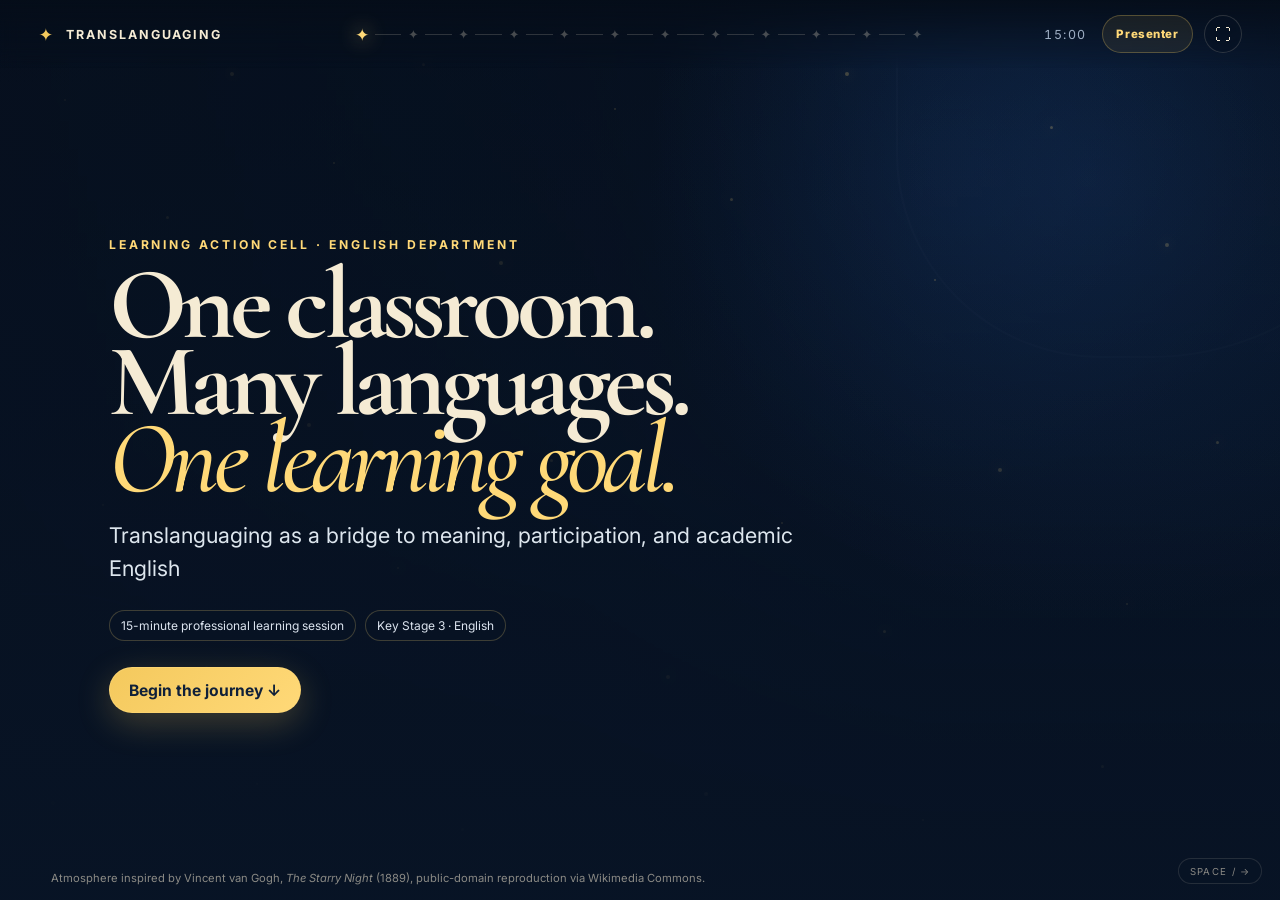
<file: index.html>
<!doctype html>
<html lang="en">
<head>
  <meta charset="utf-8" />
  <meta name="viewport" content="width=device-width, initial-scale=1, viewport-fit=cover" />
  <meta name="theme-color" content="#081426" />
  <meta name="description" content="A 15-minute interactive professional learning session on translanguaging for English teachers." />
  <title>Translanguaging — A Night Sky of Ideas</title>
  <link rel="preconnect" href="https://fonts.googleapis.com">
  <link rel="preconnect" href="https://fonts.gstatic.com" crossorigin>
  <link href="https://fonts.googleapis.com/css2?family=Cormorant+Garamond:wght@500;600;700&family=Inter:wght@400;500;600;700&display=swap" rel="stylesheet">
  <style>
:root{
  --navy:#081426;--night:#102A50;--cobalt:#173D73;--royal:#2458A6;
  --gold:#F4C95D;--moon:#FFD978;--cream:#F5EBD4;--muted:#9FAFC4;
  --teal:#326A73;--cypress:#172F2B;--ink:#07101f;
  --glass:rgba(8,20,38,.72);--glass2:rgba(16,42,80,.55);--line:rgba(244,201,93,.28);
  --shadow:0 24px 70px rgba(0,0,0,.35);
}
*{box-sizing:border-box}
html{scroll-behavior:smooth;background:var(--navy)}
body{margin:0;background:var(--navy);color:var(--cream);font-family:Inter,system-ui,-apple-system,Segoe UI,sans-serif;overflow:hidden}
button,a{font:inherit}
button{color:inherit}
a{color:var(--moon)}
button:focus-visible,a:focus-visible{outline:3px solid var(--moon);outline-offset:4px}
.skip-link{position:fixed;left:1rem;top:-100px;z-index:1000;background:var(--cream);color:var(--ink);padding:.75rem 1rem;border-radius:.5rem}
.skip-link:focus{top:1rem}

.ambient{position:fixed;inset:0;z-index:0;pointer-events:none;overflow:hidden;background:radial-gradient(circle at 75% 20%,rgba(36,88,166,.26),transparent 26%),linear-gradient(180deg,#06101e,#081426 48%,#060d19)}
.ambient__stars{position:absolute;inset:0;opacity:.75}
.star-dot{position:absolute;width:3px;height:3px;border-radius:50%;background:var(--moon);box-shadow:0 0 12px rgba(255,217,120,.85);animation:twinkle 5s ease-in-out infinite}
.ambient__swirl{position:absolute;width:42vw;height:42vw;border:2px solid rgba(159,175,196,.07);border-radius:48% 52% 58% 42%;filter:blur(.2px);animation:slowRotate 80s linear infinite}
.ambient__swirl--one{right:-12vw;top:-14vw}.ambient__swirl--two{left:-18vw;bottom:-18vw;animation-direction:reverse;animation-duration:110s}
@keyframes twinkle{0%,100%{opacity:.35;transform:scale(.8)}50%{opacity:1;transform:scale(1.35)}}
@keyframes slowRotate{to{transform:rotate(360deg)}}

.topbar{position:fixed;z-index:50;top:0;left:0;right:0;height:68px;display:grid;grid-template-columns:1fr auto 1fr;align-items:center;padding:0 clamp(16px,3vw,42px);background:linear-gradient(180deg,rgba(5,13,25,.92),rgba(5,13,25,.45),transparent);backdrop-filter:blur(10px);transition:opacity .3s ease,transform .3s ease}
.brand{border:0;background:none;padding:0;display:flex;gap:.65rem;align-items:center;font-size:.78rem;letter-spacing:.16em;font-weight:700;cursor:pointer;justify-self:start}.brand__star{color:var(--gold);font-size:1.1rem}
.topbar__actions{justify-self:end;display:flex;align-items:center;gap:.65rem}
.icon-btn{width:38px;height:38px;border:1px solid rgba(245,235,212,.16);background:rgba(8,20,38,.42);border-radius:50%;cursor:pointer;backdrop-filter:blur(12px)}
.session-clock{font-variant-numeric:tabular-nums;font-size:.78rem;letter-spacing:.12em;color:var(--muted);min-width:52px;text-align:center}
.constellation{display:flex;align-items:center;gap:.15rem}.constellation i{display:block;width:clamp(10px,2.1vw,38px);height:1px;background:rgba(245,235,212,.17);position:relative;overflow:hidden}.constellation i::after{content:"";position:absolute;inset:0;transform:scaleX(0);transform-origin:left;background:var(--gold);transition:transform .4s ease}.constellation i.is-lit::after{transform:scaleX(1)}
.constellation__node{border:0;background:none;padding:.25rem;color:rgba(245,235,212,.28);cursor:pointer;font-size:.8rem;transition:.25s}.constellation__node.is-past{color:rgba(244,201,93,.65)}.constellation__node.is-active{color:var(--moon);text-shadow:0 0 14px rgba(255,217,120,.9);transform:scale(1.35)}
.mobile-only{display:none}.mobile-menu{display:none}

.deck{position:relative;z-index:1;height:100dvh;overflow-y:auto;scroll-snap-type:y mandatory;scrollbar-width:none}.deck::-webkit-scrollbar{display:none}
.scene{position:relative;min-height:100dvh;scroll-snap-align:start;overflow:hidden;isolation:isolate;display:flex;align-items:center;padding:82px clamp(20px,4vw,70px) 44px}
.scene::before{content:"";position:absolute;inset:0;z-index:-2;background:radial-gradient(circle at 85% 20%,rgba(36,88,166,.18),transparent 34%),linear-gradient(180deg,rgba(8,20,38,.45),rgba(8,20,38,.94))}
.scene__inner{width:min(1240px,100%);margin:auto;position:relative;z-index:2}
.centered{text-align:center}.narrow{max-width:900px}.section-kicker{font-size:.72rem;letter-spacing:.22em;font-weight:700;color:var(--gold);text-transform:uppercase;margin:0 0 1.25rem}.display{font-family:"Cormorant Garamond",serif;font-weight:600;font-size:clamp(3rem,6vw,6.8rem);line-height:.91;letter-spacing:-.035em;margin:.1em 0 .35em;text-wrap:balance}.display--soft{font-size:clamp(2.1rem,4.7vw,5rem);color:var(--muted)}.gold{color:var(--moon);font-style:italic}.quiet{color:var(--muted);font-size:clamp(1rem,1.4vw,1.25rem)}.lead{font-size:clamp(1rem,1.7vw,1.35rem);color:#dce5ef;max-width:760px}

.reveal{opacity:0;transform:translateY(18px);pointer-events:none;transition:opacity .6s ease,transform .6s cubic-bezier(.2,.8,.2,1)}.reveal.is-visible{opacity:1;transform:none;pointer-events:auto}.reveal:nth-child(2){transition-delay:.03s}
.reveal-controls{margin-top:2rem}.reveal-controls--floating{position:absolute;right:clamp(20px,4vw,70px);bottom:22px;z-index:8}
.primary-btn,.secondary-btn{border-radius:999px;padding:.8rem 1.2rem;cursor:pointer;transition:.2s ease;font-weight:700}.primary-btn{border:1px solid rgba(255,217,120,.55);background:linear-gradient(135deg,var(--gold),var(--moon));color:#102039;box-shadow:0 10px 34px rgba(244,201,93,.24)}.primary-btn:hover{transform:translateY(-2px);box-shadow:0 14px 42px rgba(244,201,93,.32)}.secondary-btn{border:1px solid rgba(245,235,212,.16);background:rgba(8,20,38,.64);color:var(--cream);backdrop-filter:blur(10px)}.secondary-btn:hover{border-color:rgba(244,201,93,.48);box-shadow:0 0 24px rgba(244,201,93,.10)}

.art-bg{position:absolute;inset:-3%;z-index:-4;background-size:cover;background-position:center;animation:artDrift 24s ease-in-out infinite alternate;transform:scale(1.03)}
.art-bg--starry{background-image:url('https://upload.wikimedia.org/wikipedia/commons/thumb/e/ea/Van_Gogh_-_Starry_Night_-_Google_Art_Project.jpg/1920px-Van_Gogh_-_Starry_Night_-_Google_Art_Project.jpg')}
.art-bg--rhone{background-image:url('https://upload.wikimedia.org/wikipedia/commons/thumb/5/5c/Starry_Night_Over_the_Rhone.jpg/1920px-Starry_Night_Over_the_Rhone.jpg');background-position:center 55%}
@keyframes artDrift{from{transform:scale(1.035) translate3d(0,0,0)}to{transform:scale(1.075) translate3d(-.4%,.25%,0)}}
.hero-vignette,.closing-overlay{position:absolute;inset:0;z-index:-3;background:linear-gradient(90deg,rgba(5,12,23,.91) 0%,rgba(5,12,23,.66) 46%,rgba(5,12,23,.26) 72%),linear-gradient(0deg,rgba(5,12,23,.72),transparent 50%)}
.hero{max-width:1100px;margin-left:max(0px,4vw)}.eyebrow{font-size:.76rem;letter-spacing:.24em;color:var(--moon);font-weight:700}.hero__title{font-family:"Cormorant Garamond",serif;font-size:clamp(3.6rem,8vw,8.2rem);line-height:.75;letter-spacing:-.055em;margin:.14em 0 .22em;max-width:980px}.hero__title span,.hero__title em{display:block}.hero__title em{color:var(--moon);font-weight:500}.hero__subtitle{font-size:clamp(1rem,1.7vw,1.35rem);color:#dde6ee;max-width:720px;line-height:1.55}.hero__meta{display:flex;gap:.55rem;flex-wrap:wrap;margin:1.5rem 0 1.6rem}.pill{padding:.45rem .7rem;border:1px solid rgba(255,217,120,.22);background:rgba(8,20,38,.52);border-radius:999px;font-size:.75rem;color:#dce4ef}.art-credit{position:absolute;bottom:14px;left:clamp(20px,4vw,70px);z-index:4;margin:0;font-size:.62rem;color:rgba(245,235,212,.55);max-width:80%}

.scene--dark::before{background:radial-gradient(circle at 50% 48%,rgba(36,88,166,.15),transparent 31%),linear-gradient(180deg,#050e1c,#081426)}.question-stack{display:grid;gap:.4rem}.silence{font-family:"Cormorant Garamond",serif;font-size:clamp(4rem,10vw,9.5rem);margin:.1rem 0;color:var(--moon);font-style:italic}.glass-card{border:1px solid rgba(244,201,93,.22);background:linear-gradient(135deg,rgba(16,42,80,.52),rgba(8,20,38,.78));box-shadow:var(--shadow);backdrop-filter:blur(18px);border-radius:24px;padding:clamp(1.2rem,2.5vw,2.3rem)}.reflection-card{max-width:760px;margin:1rem auto 0;font-size:clamp(1rem,1.55vw,1.25rem);line-height:1.65}.reflection-card strong{color:var(--moon)}

.scene--split::before{background:linear-gradient(110deg,#071321 0%,#0b2343 55%,#071321 100%)}.split-grid{display:grid;grid-template-columns:1.05fr .95fr;gap:clamp(2rem,5vw,6rem);align-items:center}.definition{font-family:"Cormorant Garamond",serif;font-size:clamp(1.6rem,2.6vw,2.55rem);line-height:1.24;color:#f7f0df;max-width:740px}.speaker-line{color:#c7d3e1;line-height:1.6}.mini-compare{display:grid;grid-template-columns:1fr 1fr;gap:.8rem;margin-top:1.5rem}.compare-item{border-top:1px solid rgba(159,175,196,.28);padding:1rem 0;color:#d7e0ea}.compare-item--gold{border-top-color:rgba(244,201,93,.7)}.compare-item strong{display:block;margin:.45rem 0;color:var(--cream)}.compare-item p{margin:0;font-size:.9rem;line-height:1.5;color:var(--muted)}.compare-label{font-size:.65rem;letter-spacing:.18em;color:var(--muted);font-weight:800}.compare-item--gold .compare-label{color:var(--gold)}
.constellation-diagram{aspect-ratio:1/1;width:min(100%,520px);margin:auto;border-radius:50%;background:radial-gradient(circle,rgba(36,88,166,.26),rgba(8,20,38,.08) 52%,transparent 67%)}.constellation-diagram svg{width:100%;height:100%;overflow:visible}.const-line{fill:none;stroke:rgba(244,201,93,.48);stroke-width:2;stroke-dasharray:8 8;animation:dash 18s linear infinite}.const-star{fill:var(--moon);filter:url(#glow)}.const-star--core{fill:var(--gold)}.constellation-diagram text{fill:#aab7c6;font-size:15px;font-family:Inter;font-weight:700;letter-spacing:1px}.constellation-diagram .core-label{fill:#fff5d8;font-size:18px;letter-spacing:2px}.constellation-diagram .core-label:last-child{fill:var(--moon);font-size:23px}@keyframes dash{to{stroke-dashoffset:-200}}

.scene--policy::before{background:linear-gradient(180deg,rgba(8,20,38,.98),rgba(10,31,58,.96)),radial-gradient(circle at 20% 20%,rgba(244,201,93,.12),transparent 32%)}.policy-layout{display:grid;grid-template-columns:.8fr 1.2fr;gap:clamp(2rem,4vw,5rem);align-items:start}.policy-note{font-size:1.05rem;line-height:1.7;color:#c8d4e2;max-width:520px}.policy-timeline{display:grid;gap:.75rem}.policy-card{position:relative;border:1px solid rgba(245,235,212,.13);background:rgba(9,24,45,.73);border-radius:22px;padding:1.25rem 1.4rem 1.15rem 5.6rem;min-height:118px}.policy-card::before{content:"";position:absolute;left:3.4rem;top:0;bottom:-.78rem;width:1px;background:linear-gradient(var(--gold),rgba(244,201,93,.08))}.policy-card:last-child::before{bottom:50%}.policy-card::after{content:"✦";position:absolute;left:2.98rem;top:1.4rem;color:var(--moon);text-shadow:0 0 16px var(--gold)}.policy-card--featured{border-color:rgba(244,201,93,.38);background:linear-gradient(135deg,rgba(26,58,99,.82),rgba(8,20,38,.88))}.policy-card h3{margin:.1rem 0 .35rem;font-size:1.1rem}.policy-card p{margin:0;color:#c9d5e2;line-height:1.45;font-size:.88rem}.policy-card a{display:inline-block;margin-top:.5rem;font-size:.78rem;text-decoration:none}.policy-year{position:absolute;left:.8rem;top:1.45rem;color:var(--gold);font-size:.7rem;font-weight:800;letter-spacing:.08em}.policy-card .micro{margin-top:.45rem;color:var(--moon);font-weight:700}.policy-caveat{grid-column:1/-1;margin-top:.2rem;padding:.8rem 1rem;border-left:3px solid var(--gold);background:rgba(244,201,93,.06);color:#cfd9e4;font-size:.85rem;line-height:1.5}.policy-caveat strong{color:var(--moon)}

.scene--benefits::before{background:radial-gradient(circle at 15% 15%,rgba(50,106,115,.22),transparent 34%),linear-gradient(145deg,#06111e,#0e2a4a)}.pathway{display:grid;grid-template-columns:1fr auto 1fr auto 1fr auto 1fr;align-items:center;gap:.65rem;margin:2rem 0}.path-step{min-height:140px;border:1px solid rgba(245,235,212,.12);background:rgba(8,20,38,.54);border-radius:18px;padding:1rem;display:flex;flex-direction:column;justify-content:center}.path-step span{color:var(--gold);font-size:.7rem;font-weight:800;letter-spacing:.12em}.path-step strong{font-family:"Cormorant Garamond",serif;font-size:1.8rem;margin:.25rem 0}.path-step small{color:var(--muted);line-height:1.45}.path-line{width:28px;height:1px;background:linear-gradient(90deg,var(--gold),rgba(244,201,93,.18));position:relative}.path-line::after{content:"✦";position:absolute;right:-4px;top:-9px;color:var(--gold);font-size:.85rem}.benefit-grid{display:grid;grid-template-columns:repeat(3,1fr);gap:1rem}.benefit-card{padding:1.2rem;border-top:1px solid rgba(244,201,93,.36);background:linear-gradient(180deg,rgba(244,201,93,.05),transparent)}.benefit-card span{color:var(--gold)}.benefit-card h3{font-family:"Cormorant Garamond",serif;font-size:1.8rem;margin:.4rem 0}.benefit-card p{margin:0;color:var(--muted);line-height:1.5}

.scene--strategies::before{background:linear-gradient(180deg,rgba(7,17,31,.98),rgba(6,18,32,.94))}.art-strip{position:absolute;right:-8vw;top:0;width:42vw;height:100%;z-index:-1;background:url('https://upload.wikimedia.org/wikipedia/commons/thumb/e/ea/Van_Gogh_-_Starry_Night_-_Google_Art_Project.jpg/1280px-Van_Gogh_-_Starry_Night_-_Google_Art_Project.jpg') center/cover;opacity:.12;filter:saturate(.8);mask-image:linear-gradient(90deg,transparent,#000 44%)}.strategy-stack{display:grid;gap:.75rem;margin-top:1.2rem;max-width:1080px}.strategy-card{display:grid;grid-template-columns:70px 1fr minmax(240px,.65fr);gap:1rem;align-items:center;border:1px solid rgba(245,235,212,.13);background:linear-gradient(90deg,rgba(16,42,80,.58),rgba(8,20,38,.7));border-radius:20px;padding:1rem 1.2rem}.strategy-no{font-family:"Cormorant Garamond",serif;font-size:2.8rem;color:var(--gold);font-style:italic}.strategy-card h3{margin:0 0 .25rem;font-family:"Cormorant Garamond",serif;font-size:1.65rem}.strategy-card p{margin:0;color:#becbda;line-height:1.45;font-size:.9rem}.strategy-example{border-left:1px solid rgba(244,201,93,.28);padding-left:1rem;color:#eee6d4;font-size:.85rem;line-height:1.45}.takeaway-band{margin-top:1rem;display:flex;gap:1rem;align-items:baseline;border-top:1px solid rgba(244,201,93,.28);padding-top:1rem}.takeaway-band span{color:var(--gold);font-size:.65rem;letter-spacing:.2em;font-weight:800}.takeaway-band strong{font-family:"Cormorant Garamond",serif;font-size:1.45rem}

.scene--scenario::before{background:radial-gradient(circle at 70% 50%,rgba(244,201,93,.07),transparent 27%),linear-gradient(145deg,#06101d,#0a2443)}.scenario-layout{display:grid;grid-template-columns:1.1fr .9fr;gap:clamp(2rem,4vw,5rem);align-items:center}.student-quote{padding:1rem 0}.student-quote p{color:var(--muted);margin:.2rem 0}.student-quote blockquote{font-family:"Cormorant Garamond",serif;font-size:clamp(1.4rem,2.4vw,2.2rem);margin:.35rem 0 1rem;padding-left:1rem;border-left:2px solid var(--gold);color:#f7f0df}.scenario-options{display:grid;gap:.65rem}.scenario-options button{text-align:left;border:1px solid rgba(245,235,212,.14);background:rgba(8,20,38,.6);border-radius:16px;padding:.85rem 1rem;cursor:pointer;color:#dfe7ef;display:flex;gap:.75rem;line-height:1.45;transition:.2s}.scenario-options button span{color:var(--gold);font-weight:800}.scenario-options button:hover,.scenario-options button.is-selected{transform:translateX(5px);border-color:rgba(244,201,93,.5);background:rgba(23,61,115,.56)}.scenario-feedback{display:grid;gap:1.2rem;justify-items:center}.moon-timer{display:grid;justify-items:center;gap:.7rem}.moon{width:160px;height:160px;border-radius:50%;display:grid;place-items:center;font-size:2rem;font-weight:700;color:#13213a;background:radial-gradient(circle at 40% 35%,#fff2b8,#ffd978 46%,#cba53f 78%,#8e6d20);box-shadow:0 0 50px rgba(255,217,120,.22),inset -14px -12px 25px rgba(97,66,5,.2)}.moon-timer button{border:0;background:none;color:var(--moon);cursor:pointer;text-decoration:underline;text-underline-offset:4px}.feedback-card{width:min(100%,430px);min-height:190px;border:1px solid rgba(244,201,93,.24);background:rgba(8,20,38,.68);border-radius:22px;padding:1.4rem;box-shadow:var(--shadow);line-height:1.6;color:#d7e1ea}.feedback-card strong{color:var(--moon)}.tiny-star{color:var(--gold);font-size:1.3rem}

.scene--closing{padding-bottom:60px}.closing-overlay{background:linear-gradient(180deg,rgba(5,12,23,.45),rgba(5,12,23,.77) 55%,rgba(5,12,23,.9))}.closing-content{max-width:980px}.closing-line{font-family:"Cormorant Garamond",serif;font-size:clamp(3.3rem,7.2vw,7.6rem);line-height:.92;margin:.1em 0 .3em;text-wrap:balance}.closing-line em{color:var(--moon)}.reflection-question{font-family:"Cormorant Garamond",serif;font-size:clamp(1.5rem,2.5vw,2.4rem);line-height:1.3;color:#f0eadb}.closing-mantra{display:flex;justify-content:center;gap:1.4rem;flex-wrap:wrap;margin:1.3rem 0;color:var(--gold);font-size:.72rem;font-weight:800;letter-spacing:.18em}.final-words{font-family:"Cormorant Garamond",serif;font-size:1.45rem;line-height:1.4}.final-words p{margin:.1rem}.final-words strong{display:block;margin-top:.55rem;font-size:1.75rem;color:var(--moon)}.closing-actions{display:flex;gap:.7rem;justify-content:center;flex-wrap:wrap;margin-top:1.4rem}

.advance-hint{position:fixed;right:18px;bottom:16px;z-index:45;border:1px solid rgba(245,235,212,.12);background:rgba(8,20,38,.52);color:rgba(245,235,212,.55);border-radius:999px;padding:.4rem .65rem;font-size:.6rem;letter-spacing:.14em;pointer-events:none}
.sources-dialog{width:min(760px,calc(100% - 32px));border:1px solid rgba(244,201,93,.32);border-radius:24px;background:#09182b;color:var(--cream);padding:0;box-shadow:0 40px 120px rgba(0,0,0,.55)}.sources-dialog::backdrop{background:rgba(1,6,13,.72);backdrop-filter:blur(8px)}.sources-dialog form{padding:2rem;position:relative}.sources-dialog h2{font-family:"Cormorant Garamond",serif;font-size:2.4rem;margin:.2rem 0 1rem}.dialog-close{position:absolute;right:1rem;top:1rem;width:38px;height:38px;border-radius:50%;border:1px solid rgba(245,235,212,.15);background:none;color:var(--cream);cursor:pointer;font-size:1.3rem}.source-list{display:grid;gap:.65rem}.source-list a{display:grid;text-decoration:none;padding:.85rem 1rem;border:1px solid rgba(245,235,212,.1);border-radius:14px;background:rgba(255,255,255,.025)}.source-list a:hover{border-color:rgba(244,201,93,.36)}.source-list strong{color:var(--moon)}.source-list span{font-size:.82rem;color:var(--muted);margin-top:.18rem}.source-note{font-size:.78rem;color:var(--muted);line-height:1.5;margin-top:1rem}

@media (max-width:900px){
  .topbar{grid-template-columns:1fr auto}.constellation{display:none}.mobile-only{display:inline-grid;place-items:center}.mobile-menu{position:fixed;z-index:49;top:64px;right:12px;width:min(280px,calc(100% - 24px));padding:.65rem;display:grid;gap:.3rem;background:rgba(7,17,31,.96);border:1px solid rgba(245,235,212,.14);border-radius:18px;box-shadow:var(--shadow);transform:translateY(-8px) scale(.98);opacity:0;pointer-events:none;transition:.2s}.mobile-menu.is-open{transform:none;opacity:1;pointer-events:auto}.mobile-menu button{background:none;border:0;color:#dce5ee;text-align:left;padding:.75rem;border-radius:10px;cursor:pointer}.mobile-menu button:hover{background:rgba(36,88,166,.22)}
  .split-grid,.policy-layout,.scenario-layout{grid-template-columns:1fr}.constellation-diagram{width:min(72vw,380px)}.policy-note{max-width:none}.policy-caveat{grid-column:auto}.pathway{grid-template-columns:1fr;gap:.45rem}.path-line{height:24px;width:1px;margin:auto;background:linear-gradient(var(--gold),rgba(244,201,93,.18))}.path-line::after{right:-6px;top:9px}.benefit-grid{grid-template-columns:1fr 1fr}.strategy-card{grid-template-columns:58px 1fr}.strategy-example{grid-column:2;border-left:0;border-top:1px solid rgba(244,201,93,.2);padding: .7rem 0 0}.scene--scenario{padding-bottom:90px}.moon{width:120px;height:120px;font-size:1.5rem}.scenario-feedback{grid-template-columns:auto 1fr;align-items:center}.feedback-card{min-height:0}.reveal-controls--floating{right:20px;bottom:18px}
}
@media (max-width:620px){
  .topbar{height:60px;padding:0 14px}.brand{font-size:.68rem}.session-clock{display:none}.scene{padding:70px 18px 72px;align-items:flex-start}.scene__inner{margin:auto 0}.display{font-size:clamp(2.7rem,14vw,4.6rem)}.hero{margin:auto;align-self:center}.hero__title{font-size:clamp(3.7rem,18vw,6rem);line-height:.78}.hero__subtitle{font-size:.95rem}.hero__meta{margin:1rem 0}.art-bg--starry{background-position:58% center}.eyebrow{font-size:.62rem;line-height:1.5}.mini-compare{grid-template-columns:1fr}.benefit-grid{grid-template-columns:1fr}.strategy-card{grid-template-columns:46px 1fr;padding:.85rem}.strategy-no{font-size:2.2rem}.takeaway-band{align-items:flex-start;flex-direction:column}.scenario-feedback{grid-template-columns:1fr}.moon{width:100px;height:100px}.feedback-card{font-size:.88rem}.art-credit{font-size:.52rem}.advance-hint{display:none}.reveal-controls--floating{bottom:12px}.policy-card{padding-left:4.5rem}.policy-card::before{left:2.65rem}.policy-card::after{left:2.23rem}.policy-year{left:.55rem}.closing-line{font-size:clamp(3.4rem,15vw,5.2rem)}
}
@media (orientation:landscape) and (max-height:600px){
  .scene{padding-top:64px;padding-bottom:42px}.hero__title{font-size:clamp(3rem,9vh,5.2rem);line-height:.8}.hero__subtitle{font-size:.85rem}.display{font-size:clamp(2.4rem,9vh,4.8rem)}.policy-card{min-height:0;padding-top:.8rem;padding-bottom:.8rem}.strategy-card{padding:.65rem 1rem}.moon{width:96px;height:96px;font-size:1.25rem}.feedback-card{min-height:120px}.section-kicker{margin-bottom:.6rem}.art-credit{display:none}
}
@media (prefers-reduced-motion:reduce){
  *,*::before,*::after{scroll-behavior:auto!important;animation-duration:.01ms!important;animation-iteration-count:1!important;transition-duration:.01ms!important}.art-bg{transform:none}.ambient__swirl{display:none}
}

  
/* ===== READABILITY PASS: projector-first, split-content layout ===== */
.scene{overflow-x:clip;overflow-y:visible;padding:86px clamp(28px,4.5vw,76px) 48px}
.scene__inner{width:min(1120px,100%)}
.section-kicker{font-size:clamp(.82rem,1vw,.98rem);line-height:1.4;margin-bottom:1.05rem}
.display{font-size:clamp(3.15rem,5.1vw,5.4rem);line-height:.96;margin:.05em 0 .32em}
.display--soft{font-size:clamp(2.4rem,4vw,4.2rem)}
.quiet,.lead,.speaker-line{font-size:clamp(1.12rem,1.4vw,1.34rem);line-height:1.6}
.definition{font-size:clamp(1.85rem,2.35vw,2.45rem);line-height:1.3}
.glass-card{padding:clamp(1.35rem,2.2vw,2rem)}
.reflection-card{font-size:clamp(1.18rem,1.45vw,1.42rem);line-height:1.65}
.secondary-btn,.primary-btn{font-size:clamp(.98rem,1.1vw,1.08rem);min-height:46px}
.reveal-controls{margin-top:1.35rem}
.scene-controls{position:absolute;left:50%;transform:translateX(-50%);bottom:24px;z-index:8;margin:0}
.key-card{margin-top:1.25rem;max-width:700px}.key-card .key-label{display:block;color:var(--gold);font-size:.78rem;letter-spacing:.18em;font-weight:800;margin-bottom:.35rem}.key-card strong{font-family:"Cormorant Garamond",serif;font-size:2.15rem;color:var(--moon)}.key-card p{font-size:1.08rem;line-height:1.55;margin:.35rem 0 0;color:#d8e1ea}
.split-grid--definition{grid-template-columns:1.08fr .92fr;gap:clamp(2rem,4vw,4.5rem)}
.constellation-diagram{width:min(100%,460px)}
.constellation-diagram text{font-size:16px}.constellation-diagram .core-label{font-size:20px}.constellation-diagram .core-label:last-child{font-size:25px}
.scene--comparison::before{background:radial-gradient(circle at 50% 15%,rgba(36,88,166,.18),transparent 32%),linear-gradient(145deg,#07111f,#0b2443)}
.comparison-grid{display:grid;grid-template-columns:1fr 1fr;gap:1.35rem;margin-top:1.45rem}
.comparison-card{border:1px solid rgba(245,235,212,.16);background:rgba(8,20,38,.62);border-radius:24px;padding:1.6rem 1.7rem;box-shadow:var(--shadow)}
.comparison-card--gold{border-color:rgba(244,201,93,.45);background:linear-gradient(145deg,rgba(27,59,100,.78),rgba(8,20,38,.82))}
.comparison-card h3{font-family:"Cormorant Garamond",serif;font-size:clamp(2rem,2.5vw,2.55rem);margin:.55rem 0 .6rem;color:#f7f0df}
.comparison-card p,.example-line{font-size:clamp(1.02rem,1.16vw,1.16rem);line-height:1.58;color:#cbd6e2}
.example-line{margin-top:1rem;padding-top:1rem;border-top:1px solid rgba(244,201,93,.2);color:#f2ead8}
.big-takeaway{font-family:"Cormorant Garamond",serif;font-size:clamp(1.6rem,2vw,2.15rem);line-height:1.35;margin:1.25rem 0 0;color:#efe9dc}.big-takeaway strong{color:var(--moon)}
.policy-two{display:grid;grid-template-columns:1fr 1fr;gap:1.25rem;margin-top:1.35rem}
.policy-focus{position:relative;border:1px solid rgba(245,235,212,.15);background:rgba(9,24,45,.75);border-radius:24px;padding:1.6rem 1.65rem}
.policy-focus h3{font-family:"Cormorant Garamond",serif;font-size:clamp(2rem,2.4vw,2.5rem);margin:.45rem 0 .6rem;color:#f7f0df}
.policy-focus p{font-size:clamp(1.05rem,1.2vw,1.18rem);line-height:1.62;color:#cdd8e4;margin:0}
.policy-focus a{display:inline-block;margin-top:.9rem;font-size:1rem;text-decoration:none}
.policy-badge{display:inline-flex;padding:.3rem .55rem;border-radius:999px;background:rgba(244,201,93,.12);border:1px solid rgba(244,201,93,.32);color:var(--gold);font-weight:800;letter-spacing:.12em;font-size:.76rem}
.policy-caveat{margin-top:1.1rem;font-size:clamp(1rem,1.15vw,1.13rem);line-height:1.55;padding:1rem 1.15rem}
.scene--jhs::before{background:radial-gradient(circle at 50% 30%,rgba(244,201,93,.10),transparent 28%),linear-gradient(180deg,#06101d,#0d2a4b)}
.jhs-inner{max-width:980px}.memorandum-card{margin:1.2rem auto 0;max-width:850px;border:1px solid rgba(244,201,93,.4);background:linear-gradient(145deg,rgba(22,54,94,.84),rgba(8,20,38,.9));border-radius:28px;padding:1.6rem 2rem 1.7rem;box-shadow:var(--shadow)}
.memorandum-date{font-size:.8rem;letter-spacing:.16em;color:var(--gold);font-weight:800}.memorandum-card h3{font-family:"Cormorant Garamond",serif;font-size:clamp(2.2rem,3vw,3.1rem);margin:.35rem 0 .6rem}.memorandum-title{font-size:clamp(1.2rem,1.55vw,1.5rem);line-height:1.5;color:#f0e9da;margin:.25rem auto 1rem;max-width:760px}.ks-badge{display:inline-block;padding:.7rem 1rem;border-radius:14px;background:rgba(244,201,93,.1);border:1px solid rgba(244,201,93,.28);color:var(--moon);font-size:clamp(1rem,1.3vw,1.2rem);font-weight:800;letter-spacing:.08em}.memorandum-card a{display:block;margin-top:1rem;font-size:1rem;text-decoration:none}.jhs-takeaway{font-size:clamp(1.15rem,1.45vw,1.36rem);line-height:1.6;max-width:820px;margin:1.15rem auto 0;color:#d6e0e9}.jhs-takeaway strong{color:var(--moon)}
.pathway--large{margin:1.7rem 0 1rem}.path-step{min-height:150px;padding:1.15rem}.path-step strong{font-size:2rem}.path-step small{font-size:1rem;line-height:1.45}.path-step--gold{border-color:rgba(244,201,93,.45);background:linear-gradient(145deg,rgba(244,201,93,.12),rgba(8,20,38,.65))}
.scene--benefit-only::before{background:radial-gradient(circle at 15% 20%,rgba(50,106,115,.22),transparent 34%),linear-gradient(145deg,#06111e,#102b4c)}
.benefit-grid--large{gap:1.25rem;margin-top:1.4rem}.benefit-grid--large .benefit-card{border:1px solid rgba(244,201,93,.18);border-radius:22px;padding:1.55rem;background:rgba(8,20,38,.45)}.benefit-grid--large .benefit-card span{font-size:.9rem;font-weight:800;letter-spacing:.08em}.benefit-grid--large .benefit-card h3{font-size:clamp(2rem,2.5vw,2.55rem);margin:.55rem 0}.benefit-grid--large .benefit-card p{font-size:clamp(1.05rem,1.18vw,1.17rem);line-height:1.62;color:#cbd7e3}
.strategy-feature{max-width:1050px}.strategy-giant-no{display:block;font-family:"Cormorant Garamond",serif;font-size:clamp(4rem,7vw,7rem);line-height:.7;color:rgba(244,201,93,.7);font-style:italic;margin-bottom:.35rem}.strategy-feature-grid{display:grid;grid-template-columns:1.05fr .95fr;gap:1.3rem;align-items:stretch;margin-top:1.2rem}.strategy-feature-copy,.teacher-script{border:1px solid rgba(245,235,212,.15);background:rgba(8,20,38,.66);border-radius:24px;padding:1.5rem}.strategy-feature-copy p{font-size:clamp(1.08rem,1.25vw,1.22rem);line-height:1.6;margin:.1rem 0 .8rem}.strategy-feature-copy strong{color:var(--moon)}.teacher-script{font-family:"Cormorant Garamond",serif;font-size:clamp(1.65rem,2.1vw,2.15rem);line-height:1.42;color:#f5ecd8;margin:0;border-color:rgba(244,201,93,.35);display:flex;align-items:center}
.scene--strategies-alt::before{background:linear-gradient(150deg,#071421,#0c2b4d)}.strategy-duo{display:grid;grid-template-columns:1fr 1fr;gap:1.25rem;margin-top:1.3rem}.strategy-duo-card{border:1px solid rgba(245,235,212,.15);background:rgba(8,20,38,.62);border-radius:24px;padding:1.55rem}.strategy-duo-no{font-family:"Cormorant Garamond",serif;font-size:3.1rem;line-height:1;color:var(--gold);font-style:italic}.strategy-duo-card h3{font-family:"Cormorant Garamond",serif;font-size:clamp(1.85rem,2.25vw,2.35rem);margin:.3rem 0 .55rem}.strategy-duo-card p{font-size:clamp(1.02rem,1.16vw,1.15rem);line-height:1.6;color:#cbd6e1}.takeaway-band{margin-top:1.15rem}.takeaway-band strong{font-size:clamp(1.4rem,1.7vw,1.7rem);line-height:1.4}
.student-quote p{font-size:1.05rem}.student-quote blockquote{font-size:clamp(1.6rem,2.1vw,2.05rem);line-height:1.4}.scenario-options button{font-size:clamp(1rem,1.1vw,1.08rem);padding:1rem 1.1rem}.feedback-card{font-size:1.05rem;line-height:1.58}.moon-timer button{font-size:1rem}
.art-credit{font-size:.7rem;line-height:1.35}

@media (max-width:900px){
  .split-grid--definition,.comparison-grid,.policy-two,.strategy-feature-grid,.strategy-duo{grid-template-columns:1fr}
  .constellation-diagram{width:min(68vw,360px)}
  .policy-focus,.comparison-card,.strategy-duo-card{padding:1.35rem}
  .pathway--large{grid-template-columns:1fr;max-width:620px;margin-left:auto;margin-right:auto}
  .benefit-grid--large{grid-template-columns:1fr}
  .strategy-feature{max-width:760px}
  .scene-controls{position:static;transform:none;text-align:center;margin-top:1rem}
}
@media (max-width:620px){
  .scene{padding:72px 20px 56px;align-items:flex-start}
  .scene__inner{margin:0 auto}
  .display{font-size:clamp(2.65rem,13vw,4rem);line-height:.98}
  .display--soft{font-size:clamp(2.1rem,10.5vw,3.35rem)}
  .quiet,.lead,.speaker-line,.policy-focus p,.benefit-grid--large .benefit-card p,.strategy-feature-copy p,.strategy-duo-card p,.comparison-card p,.example-line{font-size:1.03rem}
  .definition{font-size:1.55rem}
  .constellation-diagram{width:min(84vw,330px)}
  .comparison-card h3,.policy-focus h3,.benefit-grid--large .benefit-card h3,.strategy-duo-card h3{font-size:1.9rem}
  .memorandum-card{padding:1.3rem 1.15rem}.memorandum-title{font-size:1.08rem}.jhs-takeaway{font-size:1.06rem}
  .path-step{min-height:auto;padding:1rem 1.1rem}.path-step strong{font-size:1.7rem}.path-step small{font-size:.98rem}
  .teacher-script{font-size:1.55rem}.strategy-giant-no{font-size:4.5rem}
  .feedback-card{font-size:1rem}.art-credit{font-size:.58rem}
}
@media (orientation:landscape) and (max-height:700px){
  .scene{padding-top:66px;padding-bottom:34px;align-items:flex-start}.scene__inner{margin:0 auto}
  .display{font-size:clamp(2.45rem,7.5vh,4rem)}.display--soft{font-size:clamp(2rem,6.4vh,3.2rem)}
  .section-kicker{font-size:.74rem;margin-bottom:.55rem}.quiet,.lead,.speaker-line{font-size:1rem}
  .comparison-card,.policy-focus,.strategy-duo-card,.strategy-feature-copy,.teacher-script{padding:1rem 1.15rem}
  .comparison-card p,.policy-focus p,.strategy-duo-card p,.strategy-feature-copy p,.example-line{font-size:.94rem;line-height:1.45}
  .comparison-card h3,.policy-focus h3,.strategy-duo-card h3{font-size:1.7rem}
  .memorandum-card{padding:1rem 1.2rem}.memorandum-card h3{font-size:2rem}.memorandum-title{font-size:1rem;line-height:1.35}.jhs-takeaway{font-size:.98rem;line-height:1.4}
  .path-step{min-height:112px;padding:.75rem}.path-step strong{font-size:1.55rem}.path-step small{font-size:.86rem}
  .benefit-grid--large .benefit-card{padding:1rem}.benefit-grid--large .benefit-card h3{font-size:1.7rem}.benefit-grid--large .benefit-card p{font-size:.93rem;line-height:1.45}
  .strategy-giant-no{font-size:4.2rem}.teacher-script{font-size:1.35rem}.takeaway-band{margin-top:.7rem;padding-top:.7rem}.takeaway-band strong{font-size:1.2rem}
  .student-quote{padding:.4rem 0}.student-quote blockquote{font-size:1.35rem;margin:.2rem 0 .55rem}.scenario-options button{font-size:.92rem;padding:.65rem .8rem}.moon{width:88px;height:88px}.feedback-card{font-size:.9rem;line-height:1.4;padding:1rem}
  .reveal-controls{margin-top:.7rem}.art-credit{display:none}
}


/* ===== PRESENTER VIEW ===== */
.presenter-panel{display:none}
.presenter-launch{height:38px;border:1px solid rgba(244,201,93,.28);background:rgba(244,201,93,.08);color:var(--moon);border-radius:999px;padding:0 .85rem;cursor:pointer;font-size:.72rem;font-weight:800;letter-spacing:.05em;transition:.2s ease}.presenter-launch:hover{background:rgba(244,201,93,.14);border-color:rgba(244,201,93,.5)}
.presenter-mode{background:#030914;overflow:hidden}
.presenter-mode .topbar,.presenter-mode .advance-hint,.presenter-mode .mobile-menu{display:none!important}
.presenter-mode .deck{position:fixed;left:0;top:0;width:58vw;height:100dvh;border-right:1px solid rgba(244,201,93,.18);background:#050d19;scroll-snap-type:y mandatory}
.presenter-mode .scene{padding-left:clamp(18px,2.2vw,34px);padding-right:clamp(18px,2.2vw,34px)}
.presenter-mode .scene__inner{max-width:100%}
.presenter-mode .display{font-size:clamp(2.3rem,4.2vw,4.5rem)}
.presenter-mode .hero__title{font-size:clamp(3rem,5.7vw,6rem)}
.presenter-mode .hero{margin-left:0}
.presenter-mode .constellation-diagram{width:min(78%,390px)}
.presenter-mode .presenter-panel{display:flex;position:fixed;z-index:200;right:0;top:0;width:42vw;height:100dvh;flex-direction:column;background:linear-gradient(180deg,#07111f,#0b1830 72%,#07111f);color:var(--cream);box-shadow:-20px 0 60px rgba(0,0,0,.35)}
.presenter-head{display:flex;align-items:flex-start;justify-content:space-between;gap:1rem;padding:1.25rem 1.4rem 1rem;border-bottom:1px solid rgba(245,235,212,.1);background:rgba(8,20,38,.8);backdrop-filter:blur(12px)}
.presenter-eyebrow{margin:0 0 .28rem;color:var(--gold);font-size:.67rem;font-weight:800;letter-spacing:.22em}
.presenter-head h2{font-family:"Cormorant Garamond",serif;font-size:clamp(1.85rem,2.25vw,2.55rem);line-height:1;margin:0 0 .3rem}
.presenter-meta{margin:0;color:var(--muted);font-size:.78rem;letter-spacing:.04em}
.presenter-close{flex:0 0 auto;width:38px;height:38px;border-radius:50%;border:1px solid rgba(245,235,212,.15);background:rgba(245,235,212,.05);cursor:pointer;color:var(--cream)}
.presenter-core{padding:1rem 1.4rem .9rem;border-bottom:1px solid rgba(245,235,212,.08);background:rgba(244,201,93,.05)}
.presenter-core span{display:block;font-size:.66rem;letter-spacing:.18em;color:var(--gold);font-weight:800;margin-bottom:.3rem}
.presenter-core strong{font-family:"Cormorant Garamond",serif;font-size:1.42rem;line-height:1.2;font-weight:600}
.presenter-controls{display:grid;grid-template-columns:repeat(4,1fr);gap:.55rem;padding:.8rem 1.4rem;border-bottom:1px solid rgba(245,235,212,.08)}
.presenter-controls button{border:1px solid rgba(245,235,212,.14);background:rgba(8,20,38,.7);color:var(--cream);border-radius:12px;padding:.7rem .45rem;font-size:.78rem;font-weight:700;cursor:pointer}
.presenter-controls button:hover{border-color:rgba(244,201,93,.5);background:rgba(244,201,93,.09)}
.presenter-controls button.presenter-primary{background:linear-gradient(135deg,var(--gold),var(--moon));color:#102039;border-color:transparent}
.presenter-scroll{flex:1;overflow-y:auto;padding:1rem 1.4rem 1.5rem;scrollbar-width:thin;scrollbar-color:rgba(244,201,93,.34) transparent}
.presenter-section{padding:.9rem 0;border-bottom:1px solid rgba(245,235,212,.08)}
.presenter-section:last-child{border-bottom:0}
.presenter-section h3{display:flex;align-items:center;gap:.5rem;margin:0 0 .6rem;font-size:.73rem;letter-spacing:.13em;text-transform:uppercase;color:var(--gold)}
.presenter-section ul{margin:0;padding-left:1.1rem;color:#dce5ef}
.presenter-section li{margin:.45rem 0;line-height:1.5;font-size:.94rem}
.presenter-section li::marker{color:var(--gold)}
.presenter-transition{padding:.8rem 1rem;border:1px solid rgba(244,201,93,.2);background:rgba(244,201,93,.06);border-radius:14px;line-height:1.5;font-size:.92rem;color:#f4ecd9}
.presenter-qa{display:grid;gap:.72rem}
.qa-card{border:1px solid rgba(159,175,196,.16);background:rgba(8,20,38,.48);border-radius:14px;padding:.8rem .9rem}
.qa-card strong{display:block;color:#f4ecd9;margin-bottom:.28rem;font-size:.92rem;line-height:1.35}
.qa-card p{margin:0;color:#bfcddd;font-size:.87rem;line-height:1.48}
.presenter-foot{padding:.9rem 1.4rem 1rem;border-top:1px solid rgba(245,235,212,.1);background:rgba(8,20,38,.82);display:flex;align-items:center;justify-content:space-between;gap:1rem}
.presenter-next{font-size:.78rem;color:var(--muted)}
.presenter-next strong{display:block;color:var(--cream);font-size:.98rem;margin-top:.16rem}
.presenter-foot button{white-space:nowrap}
.presenter-policy-note{margin-top:.65rem;padding:.7rem .8rem;border-left:3px solid var(--gold);background:rgba(244,201,93,.06);font-size:.82rem;line-height:1.45;color:#cbd7e3}
.presenter-mode .reveal-controls,.presenter-mode .scene-controls{display:none!important}
.presenter-mode .art-credit{font-size:.52rem;max-width:55%}
@media (max-width:1050px){
  .presenter-launch{padding:0 .65rem;font-size:.68rem}
  .presenter-mode .deck{width:52vw}.presenter-mode .presenter-panel{width:48vw}
  .presenter-mode .display{font-size:clamp(2.1rem,4.5vw,3.7rem)}
  .presenter-controls{grid-template-columns:repeat(2,1fr)}
}
@media (max-width:760px){
  .presenter-mode .deck{display:none}.presenter-mode .presenter-panel{width:100vw}
}

</style>
</head>
<body>
  <a class="skip-link" href="#main">Skip to presentation</a>

  <div class="ambient" aria-hidden="true">
    <div class="ambient__stars" id="stars"></div>
    <div class="ambient__swirl ambient__swirl--one"></div>
    <div class="ambient__swirl ambient__swirl--two"></div>
  </div>

  <header class="topbar" id="topbar">
    <button class="brand" data-go="0" aria-label="Go to opening">
      <span class="brand__star">✦</span>
      <span>TRANSLANGUAGING</span>
    </button>

    <nav class="constellation" aria-label="Session progress">
      <button class="constellation__node is-active" data-go="0" aria-label="Opening"><span>✦</span></button>
      <i></i><button class="constellation__node" data-go="1" aria-label="Classroom question"><span>✦</span></button>
      <i></i><button class="constellation__node" data-go="2" aria-label="Definition"><span>✦</span></button>
      <i></i><button class="constellation__node" data-go="3" aria-label="Comparison"><span>✦</span></button>
      <i></i><button class="constellation__node" data-go="4" aria-label="Policy shift"><span>✦</span></button>
      <i></i><button class="constellation__node" data-go="5" aria-label="Junior High link"><span>✦</span></button>
      <i></i><button class="constellation__node" data-go="6" aria-label="Learning pathway"><span>✦</span></button>
      <i></i><button class="constellation__node" data-go="7" aria-label="Benefits"><span>✦</span></button>
      <i></i><button class="constellation__node" data-go="8" aria-label="Strategy one"><span>✦</span></button>
      <i></i><button class="constellation__node" data-go="9" aria-label="Strategies two and three"><span>✦</span></button>
      <i></i><button class="constellation__node" data-go="10" aria-label="Scenario"><span>✦</span></button>
      <i></i><button class="constellation__node" data-go="11" aria-label="Reflection"><span>✦</span></button>
    </nav>

    <div class="topbar__actions">
      <span class="session-clock" id="sessionClock" aria-label="Session timer">15:00</span>
      <button class="presenter-launch" id="presenterBtn" aria-label="Open presenter view" title="Open Presenter View"><span>Presenter</span></button>
      <button class="icon-btn" id="fullscreenBtn" aria-label="Enter fullscreen" title="Presentation mode">⛶</button>
      <button class="icon-btn mobile-only" id="menuBtn" aria-label="Open menu" aria-expanded="false">☰</button>
    </div>
  </header>

  <aside class="mobile-menu" id="mobileMenu" aria-label="Section menu">
    <button data-go="0">Opening</button>
    <button data-go="1">The Question</button>
    <button data-go="2">Definition</button>
    <button data-go="3">Translanguaging vs Code-Switching</button>
    <button data-go="4">Recent Policy Shift</button>
    <button data-go="5">Why It Matters for JHS</button>
    <button data-go="6">The Learning Pathway</button>
    <button data-go="7">Three Benefits</button>
    <button data-go="8">Strategy 1</button>
    <button data-go="9">Strategies 2 & 3</button>
    <button data-go="10">Teacher Scenario</button>
    <button data-go="11">Reflection</button>
  </aside>


  <aside class="presenter-panel" id="presenterPanel" aria-label="Presenter view">
    <div class="presenter-head">
      <div>
        <p class="presenter-eyebrow">PRESENTER VIEW · PRIVATE NOTES</p>
        <h2 id="presenterSlideTitle">Opening</h2>
        <p class="presenter-meta" id="presenterMeta">Slide 1 of 12</p>
      </div>
      <button class="presenter-close" id="presenterClose" aria-label="Close presenter view" title="Close presenter view">×</button>
    </div>
    <div class="presenter-core">
      <span>CORE MESSAGE</span>
      <strong id="presenterCore">Use learners’ linguistic resources strategically to move toward the learning goal.</strong>
    </div>
    <div class="presenter-controls" aria-label="Presenter controls">
      <button id="presenterPrev">← Previous</button>
      <button class="presenter-primary" id="presenterReveal">Reveal / Advance</button>
      <button id="presenterNext">Next slide →</button>
      <button id="presenterReset">Reset reveals</button>
    </div>
    <div class="presenter-scroll">
      <section class="presenter-section">
        <h3>✦ How to explain it</h3>
        <ul id="presenterExplain"></ul>
      </section>
      <section class="presenter-section">
        <h3>✦ Connect it</h3>
        <div class="presenter-transition" id="presenterConnect"></div>
      </section>
      <section class="presenter-section">
        <h3>✦ Ask the room</h3>
        <ul id="presenterAsk"></ul>
      </section>
      <section class="presenter-section">
        <h3>✦ Questions you may encounter</h3>
        <div class="presenter-qa" id="presenterQA"></div>
      </section>
      <section class="presenter-section" id="presenterCautionWrap">
        <h3>✦ Presenter caution</h3>
        <div class="presenter-policy-note" id="presenterCaution"></div>
      </section>
    </div>
    <div class="presenter-foot">
      <div class="presenter-next">NEXT SCREEN<strong id="presenterNextTitle">The Question</strong></div>
      <button class="secondary-btn" id="openAudienceBtn">Open audience view</button>
    </div>
  </aside>

  <main id="main" class="deck" tabindex="-1">
    <!-- 00 OPENING -->
    <section class="scene scene--hero is-current" data-scene="0" data-title="Opening">
      <div class="art-bg art-bg--starry" role="img" aria-label="Vincent van Gogh's The Starry Night, used as an atmospheric background"></div>
      <div class="hero-vignette" aria-hidden="true"></div>
      <div class="scene__inner hero">
        <p class="eyebrow reveal is-visible">LEARNING ACTION CELL · ENGLISH DEPARTMENT</p>
        <h1 class="hero__title reveal is-visible"><span>One classroom.</span><span>Many languages.</span><em>One learning goal.</em></h1>
        <p class="hero__subtitle reveal is-visible">Translanguaging as a bridge to meaning, participation, and academic English</p>
        <div class="hero__meta reveal is-visible"><span class="pill">15-minute professional learning session</span><span class="pill">Key Stage 3 · English</span></div>
        <button class="primary-btn reveal is-visible" data-next-scene>Begin the journey <span>↓</span></button>
      </div>
      <p class="art-credit">Atmosphere inspired by Vincent van Gogh, <em>The Starry Night</em> (1889), public-domain reproduction via Wikimedia Commons.</p>
    </section>

    <!-- 01 HOOK -->
    <section class="scene scene--dark" data-scene="1" data-title="The Question">
      <div class="scene__inner centered narrow">
        <p class="section-kicker">01 / ORIENT · ~1.25 MIN</p>
        <p class="quiet reveal is-visible">A familiar classroom moment.</p>
        <h2 class="display reveal is-visible">A student understands the lesson.</h2>
        <p class="display display--soft reveal">You ask for an explanation in English.</p>
        <p class="silence reveal">Silence.</p>
        <div class="glass-card reflection-card reveal"><p>Does the learner not understand the concept—</p><strong>or are we measuring the ability to express it in English?</strong></div>
        <div class="reveal-controls"><button class="secondary-btn" data-reveal-next>Reveal next idea <span>→</span></button></div>
      </div>
    </section>

    <!-- 02 DEFINITION -->
    <section class="scene scene--split" data-scene="2" data-title="Definition">
      <div class="scene__inner split-grid split-grid--definition">
        <div>
          <p class="section-kicker">02 / DISCOVER · ~1.25 MIN</p>
          <h2 class="display reveal is-visible">What is <span class="gold">translanguaging?</span></h2>
          <div class="definition reveal"><p>The <strong>strategic use</strong> of a learner’s full linguistic repertoire to make meaning, clarify concepts, communicate, and learn.</p></div>
          <div class="glass-card key-card reveal"><span class="key-label">KEY WORD</span><strong>Strategic.</strong><p>Not “anything goes.” Language is used intentionally to move learning forward.</p></div>
        </div>
        <div class="constellation-diagram reveal" aria-label="Language resources flowing toward meaning and learning">
          <svg viewBox="0 0 520 520" role="img" aria-label="Constellation diagram showing language resources connecting to meaning and learning">
            <defs><filter id="glow"><feGaussianBlur stdDeviation="4" result="b"/><feMerge><feMergeNode in="b"/><feMergeNode in="SourceGraphic"/></feMerge></filter></defs>
            <path class="const-line" d="M100 130 C170 180, 210 200, 260 260"/><path class="const-line" d="M420 120 C350 175, 310 210, 260 260"/><path class="const-line" d="M110 390 C170 340, 215 300, 260 260"/><path class="const-line" d="M410 390 C350 340, 305 300, 260 260"/>
            <circle class="const-star" cx="100" cy="130" r="9"/><circle class="const-star" cx="420" cy="120" r="9"/><circle class="const-star" cx="110" cy="390" r="9"/><circle class="const-star" cx="410" cy="390" r="9"/><circle class="const-star const-star--core" cx="260" cy="260" r="18"/>
            <text x="50" y="105">ENGLISH</text><text x="370" y="95">FILIPINO</text><text x="38" y="430">HOME LANGUAGE</text><text x="345" y="430">VISUALS · GESTURES</text><text class="core-label" x="260" y="245" text-anchor="middle">MEANING</text><text class="core-label" x="260" y="282" text-anchor="middle">LEARNING</text>
          </svg>
        </div>
      </div>
      <div class="reveal-controls scene-controls"><button class="secondary-btn" data-reveal-next>Reveal next idea <span>→</span></button></div>
    </section>

    <!-- 03 COMPARISON -->
    <section class="scene scene--comparison" data-scene="3" data-title="Comparison">
      <div class="scene__inner">
        <p class="section-kicker">03 / DISTINGUISH · ~1.25 MIN</p>
        <h2 class="display reveal is-visible">Translanguaging is <span class="gold">not simply</span> code-switching.</h2>
        <div class="comparison-grid">
          <article class="comparison-card reveal"><span class="compare-label">CODE-SWITCHING</span><h3>Language A ⇄ Language B</h3><p>Describes alternation between identifiable languages or language varieties.</p><div class="example-line">“I already submitted it, <em>pero hindi pa na-check.</em>”</div></article>
          <article class="comparison-card comparison-card--gold reveal"><span class="compare-label">TRANSLANGUAGING</span><h3>Resources → Meaning → Learning</h3><p>Focuses on how learners draw across linguistic resources to accomplish a learning purpose.</p><div class="example-line">Read in English → discuss the idea → bridge key terms → produce the final English response.</div></article>
        </div>
        <p class="big-takeaway reveal">The difference is not only <em>which language</em> is used—it is <strong>what language is helping the learner accomplish.</strong></p>
        <div class="reveal-controls"><button class="secondary-btn" data-reveal-next>Reveal takeaway <span>→</span></button></div>
      </div>
    </section>

    <!-- 04 POLICY SHIFT -->
    <section class="scene scene--policy" data-scene="4" data-title="Recent Policy Shift">
      <div class="scene__inner">
        <p class="section-kicker">04 / CONNECT · ~1.25 MIN</p>
        <h2 class="display reveal is-visible">A recent shift in the <span class="gold">language-policy landscape.</span></h2>
        <div class="policy-two">
          <article class="policy-focus reveal"><span class="policy-badge">2024</span><h3>Republic Act No. 12027</h3><p>Ends the mandatory use of mother tongue as the medium of instruction in K–3. Filipino and English are the primary media of instruction, while regional languages may still serve as auxiliary media.</p><a href="https://lawphil.net/statutes/repacts/ra2024/ra_12027_2024.html" target="_blank" rel="noopener">View law ↗</a></article>
          <article class="policy-focus reveal"><span class="policy-badge">2025</span><h3>DepEd Order No. 020, s. 2025</h3><p>For K–3, DepEd identifies <strong>translanguaging, scaffolding, and bridging</strong> among the linguistic supports schools may use.</p><a href="https://www.deped.gov.ph/wp-content/uploads/DO_s2025_020r_8.pdf" target="_blank" rel="noopener">View order ↗</a></article>
        </div>
        <div class="policy-caveat reveal"><strong>Scope check:</strong> DepEd Order 020 is specifically a <strong>K–3 medium-of-instruction policy.</strong></div>
        <div class="reveal-controls"><button class="secondary-btn" data-reveal-next>Reveal policy connection <span>→</span></button></div>
      </div>
    </section>

    <!-- 05 JHS LINK -->
    <section class="scene scene--jhs" data-scene="5" data-title="Why It Matters for JHS">
      <div class="scene__inner centered jhs-inner">
        <p class="section-kicker">05 / CONNECT · ~1 MIN</p>
        <h2 class="display reveal is-visible">So why does this matter for <span class="gold">Grade 9?</span></h2>
        <div class="memorandum-card reveal">
          <span class="memorandum-date">SEPTEMBER 12, 2025</span>
          <h3>DM-OULS-2025-078</h3>
          <p class="memorandum-title">“Language Bridging in Action: Using Pedagogical Translanguaging to Support English Teaching for Key Stages 1–3”</p>
          <div class="ks-badge">KEY STAGE 3 = GRADES 7–10</div>
          <a href="https://caraga.deped.gov.ph/wp-content/uploads/2025/10/d_59161.pdf" target="_blank" rel="noopener">View memorandum ↗</a>
        </div>
        <p class="jhs-takeaway reveal">For Junior High School, this 2025 DepEd/NEAP training memorandum is the <strong>direct connection</strong> to pedagogical translanguaging in English teaching.</p>
        <div class="reveal-controls"><button class="secondary-btn" data-reveal-next>Reveal relevance <span>→</span></button></div>
      </div>
    </section>

    <!-- 06 PATHWAY -->
    <section class="scene scene--benefits" data-scene="6" data-title="The Learning Pathway">
      <div class="scene__inner">
        <p class="section-kicker">06 / ILLUMINATE · ~1.5 MIN</p>
        <h2 class="display reveal is-visible">The destination can stay the same.<br><span class="gold">The pathway can change.</span></h2>
        <p class="lead reveal">Target: <strong>Explain an argumentative claim in academic English.</strong></p>
        <div class="pathway pathway--large reveal" aria-label="A translanguaging learning pathway">
          <div class="path-step"><span>01</span><strong>THINK</strong><small>Process the idea.</small></div><div class="path-line"></div>
          <div class="path-step"><span>02</span><strong>DISCUSS</strong><small>Test the meaning.</small></div><div class="path-line"></div>
          <div class="path-step"><span>03</span><strong>BRIDGE</strong><small>Find academic English.</small></div><div class="path-line"></div>
          <div class="path-step path-step--gold"><span>04</span><strong>PRODUCE</strong><small>Deliver the required English output.</small></div>
        </div>
        <p class="big-takeaway reveal">Translanguaging can change the <strong>route</strong> without changing the <strong>learning target.</strong></p>
        <div class="reveal-controls"><button class="secondary-btn" data-reveal-next>Reveal the principle <span>→</span></button></div>
      </div>
    </section>

    <!-- 07 BENEFITS -->
    <section class="scene scene--benefit-only" data-scene="7" data-title="Three Benefits">
      <div class="scene__inner">
        <p class="section-kicker">07 / WHY IT HELPS · ~1.5 MIN</p>
        <h2 class="display reveal is-visible">Three reasons it can help <span class="gold">learning.</span></h2>
        <div class="benefit-grid benefit-grid--large">
          <article class="benefit-card reveal"><span>✦ 01</span><h3>Comprehension</h3><p>Unlock difficult concepts before limited target-language proficiency becomes a barrier.</p></article>
          <article class="benefit-card reveal"><span>✦ 02</span><h3>Participation</h3><p>Let learners contribute ideas before they can express those ideas in polished academic English.</p></article>
          <article class="benefit-card reveal"><span>✦ 03</span><h3>Bridging</h3><p>Move from familiar language toward disciplinary vocabulary and the required academic output.</p></article>
        </div>
        <p class="big-takeaway reveal">The goal is not “more languages.” The goal is <strong>better learning through language.</strong></p>
        <div class="reveal-controls"><button class="secondary-btn" data-reveal-next>Reveal takeaway <span>→</span></button></div>
      </div>
    </section>

    <!-- 08 STRATEGY ONE -->
    <section class="scene scene--strategies" data-scene="8" data-title="Strategy 1">
      <div class="art-strip" aria-hidden="true"></div>
      <div class="scene__inner strategy-feature">
        <p class="section-kicker">08 / APPLY · ~1.25 MIN</p>
        <span class="strategy-giant-no reveal is-visible">01</span>
        <h2 class="display reveal is-visible">Think → Bridge → <span class="gold">Share</span></h2>
        <div class="strategy-feature-grid">
          <div class="strategy-feature-copy reveal"><p><strong>Think:</strong> Process the idea using the language that helps you understand it.</p><p><strong>Bridge:</strong> Identify the English words and structures needed.</p><p><strong>Share:</strong> Express the response in the target language.</p></div>
          <blockquote class="teacher-script reveal">“Ano ang point mo? Now, how can we express that idea academically in English?”</blockquote>
        </div>
        <div class="reveal-controls"><button class="secondary-btn" data-reveal-next>Reveal teacher move <span>→</span></button></div>
      </div>
    </section>

    <!-- 09 STRATEGIES TWO & THREE -->
    <section class="scene scene--strategies-alt" data-scene="9" data-title="Strategies 2 & 3">
      <div class="scene__inner">
        <p class="section-kicker">09 / APPLY · ~1.5 MIN</p>
        <h2 class="display reveal is-visible">Two more classroom-ready <span class="gold">moves.</span></h2>
        <div class="strategy-duo">
          <article class="strategy-duo-card reveal"><span class="strategy-duo-no">02</span><h3>Discuss → Refine → Produce</h3><p>Allow multilingual discussion of a difficult concept. Then help learners refine vocabulary and structure for the required output.</p><div class="example-line">The discussion may be multilingual; the assessed paragraph can still be in English.</div></article>
          <article class="strategy-duo-card reveal"><span class="strategy-duo-no">03</span><h3>Multilingual Annotation</h3><p>Allow notes in English, Filipino, a home language, symbols, or diagrams—while keeping key academic terms visible.</p><div class="example-line"><strong>counterclaim</strong> → salungat na argumento / kabilang panig</div></article>
        </div>
        <div class="takeaway-band reveal"><span>THE PRINCIPLE</span><strong>Use language intentionally to move learners toward the learning objective.</strong></div>
        <div class="reveal-controls"><button class="secondary-btn" data-reveal-next>Reveal principle <span>→</span></button></div>
      </div>
    </section>

    <!-- 10 SCENARIO -->
    <section class="scene scene--scenario" data-scene="10" data-title="Scenario">
      <div class="scene__inner scenario-layout">
        <div>
          <p class="section-kicker">10 / QUESTION · ~2 MIN</p>
          <h2 class="display reveal is-visible">What would <span class="gold">you</span> do?</h2>
          <div class="student-quote reveal is-visible"><p>You ask a Grade 9 learner:</p><blockquote>“Why is the author’s evidence insufficient?”</blockquote><p>The learner replies:</p><blockquote>“Sir/Ma’am, alam ko po pero hindi ko ma-explain in English.”</blockquote></div>
          <div class="scenario-options reveal is-visible" role="group" aria-label="Choose a response">
            <button data-choice="A"><span>A</span>“English only. Try again.”</button>
            <button data-choice="B"><span>B</span>“Explain the idea first using the language that helps you think. Then we’ll express it in English.”</button>
            <button data-choice="C"><span>C</span>Teacher translates the entire answer for the learner.</button>
          </div>
        </div>
        <div class="scenario-feedback" id="scenarioFeedback" aria-live="polite"><div class="moon-timer"><div class="moon" id="moon">2:00</div><button id="timerBtn">Start 2-minute discussion</button></div><div class="feedback-card" id="feedbackCard"><span class="tiny-star">✦</span><p>Select an option, discuss briefly, then reveal the rationale.</p></div></div>
      </div>
    </section>

    <!-- 11 REFLECTION -->
    <section class="scene scene--closing" data-scene="11" data-title="Reflection">
      <div class="art-bg art-bg--rhone" role="img" aria-label="Vincent van Gogh's Starry Night Over the Rhône as an atmospheric closing background"></div><div class="closing-overlay" aria-hidden="true"></div>
      <div class="scene__inner centered narrow closing-content">
        <p class="section-kicker reveal is-visible">11 / REFLECT · ~1 MIN</p>
        <h2 class="closing-line reveal is-visible">Language should be a bridge, <em>not a barrier.</em></h2>
        <p class="reflection-question reveal">At this moment, is my language requirement helping me measure learning—or preventing the learner from showing it?</p>
        <div class="closing-mantra reveal"><span>STRATEGIC.</span><span>SCAFFOLDED.</span><span>GOAL-ORIENTED.</span></div>
        <div class="final-words reveal"><p>One classroom.</p><p>Many possibilities.</p><strong>What will you illuminate next?</strong></div>
        <div class="closing-actions reveal"><button class="primary-btn" data-go="0">↺ Revisit the session</button><button class="secondary-btn" id="resourcesBtn">✦ View sources</button></div>
      </div>
      <p class="art-credit">Vincent van Gogh, <em>Starry Night Over the Rhône</em> (1888), public-domain reproduction via Wikimedia Commons.</p>
    </section>
  </main>

  <button class="advance-hint" id="advanceHint" aria-label="Advance presentation">SPACE / →</button>

  <dialog class="sources-dialog" id="sourcesDialog">
    <form method="dialog">
      <button class="dialog-close" aria-label="Close sources">×</button>
      <p class="section-kicker">SOURCE NOTES</p>
      <h2>Policy & visual sources</h2>
      <div class="source-list">
        <a href="https://lawphil.net/statutes/repacts/ra2024/ra_12027_2024.html" target="_blank" rel="noopener"><strong>Republic Act No. 12027 (2024)</strong><span>Mother tongue MOI amendment for K–3.</span></a>
        <a href="https://www.deped.gov.ph/wp-content/uploads/DO_s2025_020r_8.pdf" target="_blank" rel="noopener"><strong>DepEd Order No. 020, s. 2025</strong><span>Updated K–3 MOI policy; defines translanguaging and linguistic supports.</span></a>
        <a href="https://caraga.deped.gov.ph/wp-content/uploads/2025/10/d_59161.pdf" target="_blank" rel="noopener"><strong>DM-OULS-2025-078 (Sept. 12, 2025)</strong><span>NEAP training on pedagogical translanguaging for English teaching, Key Stages 1–3.</span></a>
        <a href="https://www.deped.gov.ph/wp-content/uploads/FAQs-ON-THE-MATATAG-CURRICULUM.pdf" target="_blank" rel="noopener"><strong>DepEd MATATAG Curriculum FAQ</strong><span>Identifies Key Stage 3 as Grades 7–10.</span></a>
        <a href="https://commons.wikimedia.org/wiki/File:Van_Gogh_-_Starry_Night_-_Google_Art_Project.jpg" target="_blank" rel="noopener"><strong>The Starry Night — Wikimedia Commons</strong><span>Public-domain reproduction.</span></a>
        <a href="https://commons.wikimedia.org/wiki/File:Starry_Night_Over_the_Rhone.jpg" target="_blank" rel="noopener"><strong>Starry Night Over the Rhône — Wikimedia Commons</strong><span>Public-domain reproduction.</span></a>
      </div>
      <p class="source-note">This presentation uses the policy issuances as context, not as a claim that every translanguaging practice shown is mandated for every grade level.</p>
    </form>
  </dialog>

  <script>
(() => {
  const deck = document.querySelector('.deck');
  const scenes = [...document.querySelectorAll('.scene')];
  const nodes = [...document.querySelectorAll('.constellation__node')];
  const lines = [...document.querySelectorAll('.constellation i')];
  const mobileMenu = document.getElementById('mobileMenu');
  const menuBtn = document.getElementById('menuBtn');
  const clock = document.getElementById('sessionClock');
  let current = 0;
  let sessionSeconds = 15 * 60;
  let sessionTimerStarted = false;


  const query = new URLSearchParams(location.search);
  const presenterMode = query.get('presenter') === '1';
  const syncView = query.get('sync') === '1';
  const syncChannel = 'BroadcastChannel' in window ? new BroadcastChannel('translanguaging-presenter-sync-v3') : null;
  const syncOrigin = `${Date.now()}-${Math.random().toString(36).slice(2)}`;
  const initialRevealState = new Map();
  scenes.forEach((scene, sceneIndex) => {
    initialRevealState.set(sceneIndex, [...scene.querySelectorAll('.reveal')].map(el => el.classList.contains('is-visible')));
  });

  const presenterNotes = [
    {
      time:'~30 sec',
      core:'Translanguaging is about one learning goal with more than one linguistic resource available to reach it.',
      explain:[
        'Welcome the group and frame this as a very short practical discussion—not a lecture on linguistics.',
        'Point to “one classroom, many languages, one learning goal.” Stress that the learning goal remains central.',
        'Tell them: “In 15 minutes, we will define it, connect it to current DepEd direction, and leave with three usable classroom moves.”'
      ],
      connect:'“Let us begin with a situation we already know very well in English classes.”',
      ask:['No need to ask a long opening question. Move quickly into the classroom dilemma.'],
      qa:[
        ['Are you saying English is less important?','No. The session keeps academic English as a possible target output. Translanguaging is about the route learners use to build meaning and reach that target.']
      ],
      caution:'Avoid presenting translanguaging as “free use of any language at any time.” The whole session depends on purposeful, goal-oriented use.'
    },
    {
      time:'~1.25 min',
      core:'A learner can understand an idea before being able to express it fluently in English.',
      explain:[
        'Reveal the lines slowly. Let “Silence.” sit for a moment before speaking.',
        'Separate two things: conceptual understanding and the ability to express that understanding in English.',
        'Say: “Sometimes they overlap. Sometimes they do not. Our job is to know which one we are assessing at that moment.”'
      ],
      connect:'“That distinction is exactly where translanguaging becomes useful—as a bridge between meaning and the required language.”',
      ask:['“Have you ever heard a learner say: ‘Alam ko po, pero hindi ko ma-explain in English’?”','Optional quick show of hands only—do not let this become a long sharing session.'],
      qa:[
        ['But isn’t explaining in English part of learning English?','Yes, when English production is part of the objective. The point is to distinguish the language objective from the content or thinking objective, then scaffold accordingly.'],
        ['Are we lowering expectations?','Not necessarily. You can keep the same final expectation while giving learners a bridge to reach it.']
      ],
      caution:'Do not imply that conceptual understanding and English proficiency are unrelated. They can interact; the instructional decision depends on the objective.'
    },
    {
      time:'~1.25 min',
      core:'Translanguaging is the strategic use of a learner’s full linguistic repertoire for meaning-making and learning.',
      explain:[
        'Emphasize the word “strategic.” That is the safeguard against the idea that translanguaging means “anything goes.”',
        'Walk through the constellation: English, Filipino, home language, visuals, gestures—all can support meaning-making.',
        'Use a simple line: “The learner is not switching off one language before turning on another; they can draw from the resources they have.”'
      ],
      connect:'“Because this sounds similar to code-switching, let us separate the two ideas before we go further.”',
      ask:['“What word in the definition matters most for classroom practice?” Lead them to “strategic.”'],
      qa:[
        ['Does translanguaging only mean using two languages?','No. The concept is broader than two named languages and can include other semiotic resources such as gestures, visuals, and mixed-language meaning-making.'],
        ['Is Taglish automatically translanguaging?','Taglish can be part of translanguaging, but classroom translanguaging is better understood by its function: how the mixed resources help learners understand, think, communicate, or produce the target output.']
      ],
      caution:'Keep the definition practical. Avoid turning this into a technical debate about linguistic theory in a 15-minute session.'
    },
    {
      time:'~1.25 min',
      core:'Code-switching describes alternation; translanguaging focuses on how the whole repertoire is used to accomplish meaning and learning.',
      explain:[
        'Use the left card as a descriptive language example: moving between recognizable languages.',
        'Use the right card as the pedagogical process: read in English → discuss → bridge key terms → produce in English.',
        'Stress that the concepts can overlap. The point is not to police labels; it is to understand the broader pedagogical function.'
      ],
      connect:'“Now that the concept is clear, the next question is: why is this especially timely in the Philippine policy context?”',
      ask:['“Which example looks more like something we deliberately design as teachers?”'],
      qa:[
        ['So is code-switching wrong?','No. Code-switching is not being presented as wrong. It is simply a narrower description of language alternation, while translanguaging highlights the learner’s broader meaning-making repertoire.'],
        ['Can code-switching happen inside translanguaging?','Yes. A code-switching moment can be one feature within a broader translanguaging process.']
      ],
      caution:'Do not claim there is a universally agreed hard boundary between the two terms. Present the distinction as a useful classroom framing.'
    },
    {
      time:'~1.25 min',
      core:'Recent policy changed the K–3 medium-of-instruction landscape, while still recognizing multilingual supports.',
      explain:[
        'RA 12027 discontinued the mandatory use of mother tongue as medium of instruction from Kindergarten to Grade 3.',
        'The law states that Filipino and English are the media of instruction, while regional languages may serve as auxiliary media.',
        'Then point to DepEd Order No. 020, s. 2025: within its K–3 scope, it identifies translanguaging, scaffolding, and bridging as linguistic supports.',
        'Immediately state the scope check: this slide is K–3 policy context, not a Grade 9 mandate.'
      ],
      connect:'“So the K–3 policy shows that multilingual support has not disappeared. But for us in Junior High, there is an even more direct DepEd connection.”',
      ask:['“What changed here: the existence of multilingual learners, or the formal medium-of-instruction policy?”'],
      qa:[
        ['Did RA 12027 ban the mother tongue?','No. It discontinued the mandatory mother-tongue medium of instruction for K–3. Regional languages may serve as auxiliary media, and mother-tongue MOI may still be used in qualifying monolingual classes under the law’s conditions.'],
        ['Does DepEd Order 020 apply to Grade 9?','No. Its medium-of-instruction policy is specifically for Kindergarten to Grade 3. We use it here only as recent policy context.'],
        ['So are teachers required to translanguage?','This slide does not establish a blanket requirement. It shows that DepEd explicitly recognizes translanguaging among possible linguistic supports in the K–3 policy.']
      ],
      caution:'Be exact with scope. Do not say RA 12027 or DO 020 “requires translanguaging in Grade 9.” It does not.'
    },
    {
      time:'~1 min',
      core:'DepEd/NEAP explicitly used pedagogical translanguaging in English-teaching training for Key Stages 1–3, which includes Junior High School.',
      explain:[
        'Read only the important phrase from the memorandum title: “Using Pedagogical Translanguaging to Support English Teaching for Key Stages 1–3.”',
        'A 2025 DepEd Region VIII memorandum implementing the training cites DM-OULS-2025-078 and lists objectives such as improving knowledge of translanguaging and adapting teaching materials for multilingual classrooms.',
        'Then make the Grade 9 connection: Key Stage 3 covers Grades 7–10, so this is directly relevant to Junior High School English professional development.'
      ],
      connect:'“The question then becomes practical: how can we use a learner’s languages without losing sight of English as the learning target?”',
      ask:['“What word in the training title is important? Pedagogical—meaning planned for teaching, not random language mixing.”'],
      qa:[
        ['Is translanguaging officially mandated for every Grade 9 English lesson?','No. The memorandum documents and supports professional development on pedagogical translanguaging for English teaching; it is not a blanket instruction that every lesson must use it.'],
        ['Why mention a training memorandum instead of only a curriculum guide?','Because it shows a recent DepEd/NEAP professional-development direction specifically naming pedagogical translanguaging for Key Stages 1–3.']
      ],
      caution:'Phrase this as a direct professional-development connection, not as proof that every classroom practice in this presentation is compulsory.'
    },
    {
      time:'~1.5 min',
      core:'The destination can remain academic English even when the path to it is multilingual.',
      explain:[
        'Start with the target: explain an argumentative claim in academic English.',
        'Then walk the four stars: THINK → DISCUSS → BRIDGE → PRODUCE.',
        'The important moment is BRIDGE. That is where the teacher deliberately moves meaning toward disciplinary English.',
        'End with: “We are not changing the target. We are changing the support route.”'
      ],
      connect:'“If that route is designed well, it can improve three things we care about immediately: comprehension, participation, and bridging.”',
      ask:['“Which of these four steps is most often missing when we tell students ‘English only’?”'],
      qa:[
        ['Will students become dependent on Filipino or the home language?','They can if the scaffold never changes. The teacher should keep the target output visible and gradually reduce support as learners gain control of the English language needed for the task.'],
        ['Can the final output still be English-only?','Yes. Translanguaging can happen during processing, discussion, planning, or annotation while the assessed output remains in English.']
      ],
      caution:'Avoid promising that translanguaging always improves outcomes. Present it as a strategic scaffold that must match the task and learner need.'
    },
    {
      time:'~1.5 min',
      core:'Use translanguaging when it unlocks comprehension, increases meaningful participation, or bridges learners toward academic language.',
      explain:[
        'Comprehension: learners can access a difficult idea before language proficiency blocks the concept.',
        'Participation: learners can contribute thinking before they can produce polished academic English.',
        'Bridging: the teacher deliberately moves from familiar language toward disciplinary vocabulary and required output.',
        'Do not treat the three benefits as automatic; they depend on purposeful use.'
      ],
      connect:'“So what does purposeful use actually look like tomorrow morning? Here are three small classroom moves.”',
      ask:['“Which of these three is the biggest challenge in your class right now—comprehension, participation, or bridging?”'],
      qa:[
        ['What if students use the familiar language and stop there?','Build in a bridge step. Require the learner to identify the English term, sentence frame, or final output after meaning is established.'],
        ['Is this only for struggling learners?','No. Multilingual meaning-making can support many learners, but the amount and type of scaffold should vary according to need and objective.']
      ],
      caution:'Do not frame home-language use as a rescue strategy only for “weak” students. Keep the tone asset-based rather than deficit-based.'
    },
    {
      time:'~1.25 min',
      core:'Think → Bridge → Share makes the multilingual support explicit and temporary.',
      explain:[
        'Think: allow the learner to first make the idea clear to themselves.',
        'Bridge: ask for the key English word, phrase, or sentence structure needed.',
        'Share: require the learner to express the idea in the agreed target language.',
        'Use the sample teacher line exactly as a demo. It shows that the teacher does not supply the answer; the learner still does the intellectual work.'
      ],
      connect:'“That is one oral strategy. The same principle can also be used in discussion and in written annotation.”',
      ask:['“Where could you insert the bridge step in one activity you already teach?”'],
      qa:[
        ['How long should the first-language thinking stage take?','It can be very brief—sometimes 20 to 60 seconds is enough. The amount of time should match the complexity of the task.'],
        ['Should the teacher translate everything?','No. The teacher’s job is to scaffold meaning and the move toward English, not to replace the learner’s thinking or produce the answer for them.']
      ],
      caution:'Keep “bridge” visible. Without the bridge, the activity can become multilingual discussion without purposeful movement toward the target language.'
    },
    {
      time:'~1.5 min',
      core:'Multilingual discussion and annotation can support thinking while academic English remains visible and assessable.',
      explain:[
        'Strategy 2: let students discuss the concept using available linguistic resources, then refine vocabulary and structure before producing the required response.',
        'Strategy 3: allow mixed-language notes, symbols, and diagrams while keeping key English academic terms visible.',
        'Use “counterclaim” as the model: understand it through a familiar explanation, but retain the disciplinary English term.'
      ],
      connect:'“Let us test the principle in one Grade 9 classroom situation.”',
      ask:['“Which is easier to try next week: discussion first, or multilingual annotation?”'],
      qa:[
        ['Can students annotate an English text in Filipino?','As a scaffold, yes, when it helps them make meaning. You can still require key academic terms, evidence labels, or the final response in English.'],
        ['How do I prevent the class from becoming unfocused language mixing?','Set a clear purpose and output: what may be multilingual, what must stay in English, and when the bridge back to the target language happens.']
      ],
      caution:'The strategy should be structured. Give students explicit boundaries for processing language, academic vocabulary, and final output.'
    },
    {
      time:'~2 min',
      core:'Option B preserves learner thinking while scaffolding the move toward academic English.',
      explain:[
        'Give the group a short decision moment before revealing the rationale. If time is tight, use 30–45 seconds rather than the full two-minute timer.',
        'A can be appropriate in some situations, but if the immediate barrier is expression rather than understanding, it may hide what the learner knows.',
        'B makes the idea visible first, then bridges it toward English. This best illustrates the process shown in the previous slides.',
        'C can over-scaffold if the teacher supplies the answer instead of helping the learner construct it.'
      ],
      connect:'“The key is not simply allowing another language. The key is using it to move the learner toward independent performance.”',
      ask:['“Which option would you choose—and what exactly would you say next to the learner?”'],
      qa:[
        ['Is B always the correct answer?','No. The best response depends on the objective and the learner. B is the best illustration here because the scenario says the learner understands the concept but cannot yet express it in English.'],
        ['What if the assessment itself is English speaking proficiency?','Then the amount of multilingual support during the assessed performance may need to be limited. Translanguaging can still be used before the assessment for rehearsal, concept building, and vocabulary preparation.']
      ],
      caution:'Do not turn the scenario into “English-only is always wrong.” The instructional choice depends on what is being assessed and when.'
    },
    {
      time:'~1 min',
      core:'Use learners’ languages strategically, scaffold the bridge, and keep the learning goal visible.',
      explain:[
        'Pause on “Language should be a bridge, not a barrier.”',
        'Use the reflection question to return responsibility to instructional design: are we measuring the intended learning, or only the language barrier?',
        'Land on three words: strategic, scaffolded, goal-oriented.',
        'End with one practical invitation: “Choose one lesson this week where students know more than they can currently say in English. Try one bridge.”'
      ],
      connect:'“That is the whole idea: not English versus Filipino, but purposeful language support in service of learning.”',
      ask:['Final reflection: “What will you illuminate next in your own classroom?”'],
      qa:[
        ['What is the easiest way to start tomorrow?','Pick one existing activity. Keep the final English target, but add one structured bridge: multilingual thinking, partner explanation, or annotation before the final response.'],
        ['What should I remember if I forget everything else?','Translanguaging is not random language mixing. It is strategic, scaffolded, and tied to a learning objective.']
      ],
      caution:'Finish on practice, not policy. The audience should leave with one usable move rather than a list of issuances.'
    }
  ];

  function listHTML(items){ return items.map(item => `<li>${item}</li>`).join(''); }
  function qaHTML(items){ return items.map(([q,a]) => `<div class="qa-card"><strong>Q: ${q}</strong><p>${a}</p></div>`).join(''); }

  function renderPresenter(index){
    if (!presenterMode) return;
    const note = presenterNotes[index] || presenterNotes[0];
    document.getElementById('presenterSlideTitle').textContent = scenes[index]?.dataset.title || `Slide ${index+1}`;
    document.getElementById('presenterMeta').textContent = `Slide ${index+1} of ${scenes.length} · ${note.time}`;
    document.getElementById('presenterCore').textContent = note.core;
    document.getElementById('presenterExplain').innerHTML = listHTML(note.explain);
    document.getElementById('presenterConnect').textContent = note.connect;
    document.getElementById('presenterAsk').innerHTML = listHTML(note.ask);
    document.getElementById('presenterQA').innerHTML = qaHTML(note.qa);
    document.getElementById('presenterCaution').textContent = note.caution || '';
    document.getElementById('presenterCautionWrap').style.display = note.caution ? '' : 'none';
    document.getElementById('presenterNextTitle').textContent = scenes[index+1]?.dataset.title || 'End of session';
  }

  function getExtraRevealCount(sceneIndex){
    const scene = scenes[sceneIndex];
    const initial = initialRevealState.get(sceneIndex) || [];
    return [...scene.querySelectorAll('.reveal')].reduce((n,el,i) => n + (!initial[i] && el.classList.contains('is-visible') ? 1 : 0), 0);
  }

  function applyExtraRevealCount(sceneIndex,count){
    const scene = scenes[sceneIndex];
    const all = [...scene.querySelectorAll('.reveal')];
    const initial = initialRevealState.get(sceneIndex) || [];
    let extrasSeen = 0;
    all.forEach((el,i) => {
      if (initial[i]) { el.classList.add('is-visible'); return; }
      extrasSeen++;
      el.classList.toggle('is-visible', extrasSeen <= count);
    });
  }

  function publishState(){
    const state = {current,reveals:scenes.map((_,i)=>getExtraRevealCount(i))};
    try { localStorage.setItem('translanguaging-presenter-state', JSON.stringify(state)); } catch(e) {}
    syncChannel?.postMessage({origin:syncOrigin,type:'state',state});
  }

  function applyRemoteState(state){
    if (!state) return;
    (state.reveals || []).forEach((count,i)=>applyExtraRevealCount(i,Number(count)||0));
    if (Number.isInteger(state.current)) {
      current = Math.max(0,Math.min(scenes.length-1,state.current));
      scenes[current].scrollIntoView({behavior:'auto'});
      scenes.forEach((s,i) => s.classList.toggle('is-current', i === current));
      nodes.forEach((n,i) => { n.classList.toggle('is-active',i===current); n.classList.toggle('is-past',i<current); });
      lines.forEach((l,i)=>l.classList.toggle('is-lit',i<current));
      renderPresenter(current);
    }
  }

  if (presenterMode) document.body.classList.add('presenter-mode');
  if (presenterMode || syncView) {
    try {
      const saved = JSON.parse(localStorage.getItem('translanguaging-presenter-state') || 'null');
      if (saved) setTimeout(()=>applyRemoteState(saved),0);
    } catch(e) {}
  }
  syncChannel?.addEventListener('message', e => {
    if (!e.data || e.data.origin === syncOrigin) return;
    if (e.data.type === 'state') applyRemoteState(e.data.state);
  });
  window.addEventListener('storage', e => {
    if (e.key !== 'translanguaging-presenter-state' || !e.newValue) return;
    try { applyRemoteState(JSON.parse(e.newValue)); } catch(err) {}
  });

  // Atmospheric stars: deterministic positions for consistency.
  const starField = document.getElementById('stars');
  const stars = [
    [5,11,0],[13,24,1.8],[18,8,.6],[26,18,3.2],[33,7,2.1],[39,29,1.1],[48,12,3.8],[57,22,.2],[66,8,2.7],[73,31,1.5],[82,14,4.1],[91,27,.9],
    [8,56,2.2],[16,74,.5],[24,47,4],[31,63,1.4],[43,51,3],[52,75,.8],[61,58,2.4],[69,70,4.5],[78,52,1.6],[88,67,3.3],[95,49,.3],
    [4,89,3.7],[20,87,1.2],[36,92,2.6],[55,88,.7],[72,91,3.9],[86,85,1.9]
  ];
  stars.forEach(([x,y,d],i) => {
    const s = document.createElement('span');
    s.className = 'star-dot';
    s.style.left = `${x}%`; s.style.top = `${y}%`; s.style.animationDelay = `${d}s`;
    s.style.width = s.style.height = `${2 + (i % 3)}px`;
    starField.appendChild(s);
  });

  const revealables = scene => [...scene.querySelectorAll('.reveal:not(.is-visible)')];

  function revealNext(scene = scenes[current]) {
    const next = revealables(scene)[0];
    if (next) {
      next.classList.add('is-visible');
      publishState();
      return true;
    }
    return false;
  }

  function goTo(index) {
    index = Math.max(0, Math.min(scenes.length - 1, index));
    scenes[index].scrollIntoView({behavior: matchMedia('(prefers-reduced-motion: reduce)').matches ? 'auto' : 'smooth'});
    setCurrent(index);
    if (!presenterMode && !sessionTimerStarted && index > 0) startSessionClock();
    mobileMenu?.classList.remove('is-open');
    menuBtn?.setAttribute('aria-expanded','false');
  }

  function setCurrent(index) {
    current = index;
    scenes.forEach((s,i) => s.classList.toggle('is-current', i === index));
    nodes.forEach((n,i) => {
      n.classList.toggle('is-active', i === index);
      n.classList.toggle('is-past', i < index);
    });
    lines.forEach((l,i) => l.classList.toggle('is-lit', i < index));
    renderPresenter(index);
    publishState();
  }

  document.querySelectorAll('[data-go]').forEach(btn => btn.addEventListener('click', () => goTo(Number(btn.dataset.go))));
  document.querySelectorAll('[data-next-scene]').forEach(btn => btn.addEventListener('click', () => goTo(current + 1)));
  document.querySelectorAll('[data-reveal-next]').forEach(btn => btn.addEventListener('click', () => {
    if (!revealNext()) goTo(current + 1);
  }));

  // Observe manual swipes/scrolling.
  const observer = new IntersectionObserver(entries => {
    entries.forEach(entry => {
      if (entry.isIntersecting && entry.intersectionRatio > .55) setCurrent(Number(entry.target.dataset.scene));
    });
  }, {root:deck, threshold:[.55,.75]});
  scenes.forEach(s => observer.observe(s));

  // Keyboard presentation controls.
  document.addEventListener('keydown', e => {
    if (['INPUT','TEXTAREA','SELECT'].includes(document.activeElement?.tagName)) return;
    if (document.querySelector('dialog[open]')) return;
    if (e.key === 'ArrowRight' || e.key === ' ' || e.key === 'PageDown') {
      e.preventDefault();
      if (!revealNext()) goTo(current + 1);
    } else if (e.key === 'ArrowLeft' || e.key === 'PageUp') {
      e.preventDefault(); goTo(current - 1);
    } else if (e.key === 'ArrowDown') {
      e.preventDefault(); goTo(current + 1);
    } else if (e.key === 'ArrowUp') {
      e.preventDefault(); goTo(current - 1);
    } else if (e.key.toLowerCase() === 'f') {
      toggleFullscreen();
    } else if (e.key.toLowerCase() === 'p' && !presenterMode) {
      presenterBtn?.click();
    }
  });

  // Tap/click on empty scene space to reveal, while avoiding controls.
  scenes.forEach(scene => scene.addEventListener('click', e => {
    if (e.target.closest('button,a,dialog,.scenario-options')) return;
    if (matchMedia('(pointer:fine)').matches) revealNext(scene);
  }));

  function startSessionClock(){
    sessionTimerStarted = true;
    const id = setInterval(() => {
      sessionSeconds = Math.max(0, sessionSeconds - 1);
      const m = String(Math.floor(sessionSeconds/60)).padStart(2,'0');
      const s = String(sessionSeconds%60).padStart(2,'0');
      clock.textContent = `${m}:${s}`;
      if (sessionSeconds === 0) { clearInterval(id); clock.textContent = '00:00'; }
    },1000);
  }

  const fullscreenBtn = document.getElementById('fullscreenBtn');
  function toggleFullscreen(){
    if (!document.fullscreenElement) document.documentElement.requestFullscreen?.();
    else document.exitFullscreen?.();
  }
  fullscreenBtn.addEventListener('click', toggleFullscreen);
  document.addEventListener('fullscreenchange', () => fullscreenBtn.textContent = document.fullscreenElement ? '×' : '⛶');


  const presenterBtn = document.getElementById('presenterBtn');
  presenterBtn?.addEventListener('click', () => {
    publishState();
    const u = new URL(location.href);
    u.searchParams.set('presenter','1');
    const w = window.open(u.toString(),'translanguagingPresenter','popup,width=1500,height=900,resizable=yes,scrollbars=yes');
    if (!w) location.href = u.toString();
  });

  if (presenterMode) {
    document.getElementById('presenterPrev')?.addEventListener('click',()=>goTo(current-1));
    document.getElementById('presenterNext')?.addEventListener('click',()=>goTo(current+1));
    document.getElementById('presenterReveal')?.addEventListener('click',()=>{ if(!revealNext()) goTo(current+1); });
    document.getElementById('presenterReset')?.addEventListener('click',()=>{
      applyExtraRevealCount(current,0); publishState();
    });
    document.getElementById('presenterClose')?.addEventListener('click',()=>window.close());
    document.getElementById('openAudienceBtn')?.addEventListener('click',()=>{
      const u = new URL(location.href); u.searchParams.delete('presenter'); u.searchParams.set('sync','1');
      window.open(u.toString(),'translanguagingAudience');
    });
  }

  menuBtn?.addEventListener('click', () => {
    const open = mobileMenu.classList.toggle('is-open');
    menuBtn.setAttribute('aria-expanded', String(open));
  });

  // Scenario interaction.
  const feedback = document.getElementById('feedbackCard');
  const scenarioButtons = [...document.querySelectorAll('[data-choice]')];
  const feedbackText = {
    A: `<span class="tiny-star">✦</span><p><strong>A keeps the target language visible,</strong> but it may prevent the learner from demonstrating conceptual understanding if expression is the immediate barrier.</p><p>Ask: what are you assessing at this moment—concept mastery, English production, or both?</p>`,
    B: `<span class="tiny-star">✦</span><p><strong>B illustrates pedagogical translanguaging.</strong></p><p>Comprehension → bridging → scaffolding → target output.</p><p>The learner first makes the idea visible, then the teacher helps move that meaning toward academic English.</p>`,
    C: `<span class="tiny-star">✦</span><p><strong>C may reduce productive struggle.</strong> If the teacher supplies the answer, the learner may not do the language work needed to bridge toward independent English production.</p><p>Support the learner—without replacing the learner.</p>`
  };
  scenarioButtons.forEach(btn => btn.addEventListener('click', () => {
    scenarioButtons.forEach(b => b.classList.remove('is-selected'));
    btn.classList.add('is-selected');
    feedback.innerHTML = feedbackText[btn.dataset.choice];
  }));

  // Two-minute discussion timer.
  const timerBtn = document.getElementById('timerBtn');
  const moon = document.getElementById('moon');
  let activitySeconds = 120, activityId = null;
  timerBtn.addEventListener('click', () => {
    if (activityId) {
      clearInterval(activityId); activityId = null; activitySeconds = 120; moon.textContent = '2:00'; timerBtn.textContent='Start 2-minute discussion'; return;
    }
    timerBtn.textContent = 'Reset timer';
    activityId = setInterval(() => {
      activitySeconds--;
      moon.textContent = `${Math.floor(activitySeconds/60)}:${String(activitySeconds%60).padStart(2,'0')}`;
      const pct = Math.max(0, activitySeconds/120);
      moon.style.boxShadow = `0 0 ${20 + 45*pct}px rgba(255,217,120,${.08 + .2*pct}), inset -14px -12px 25px rgba(97,66,5,.2)`;
      if (activitySeconds <= 0) {
        clearInterval(activityId); activityId = null; activitySeconds = 120; timerBtn.textContent='Start again'; moon.textContent='0:00';
      }
    },1000);
  });

  const dialog = document.getElementById('sourcesDialog');
  document.getElementById('resourcesBtn').addEventListener('click', () => dialog.showModal());

  // Touch swipe navigation.
  let y0 = null, x0 = null;
  deck.addEventListener('touchstart', e => { x0 = e.touches[0].clientX; y0 = e.touches[0].clientY; }, {passive:true});
  deck.addEventListener('touchend', e => {
    if (x0 === null || y0 === null) return;
    const dx = e.changedTouches[0].clientX - x0;
    const dy = e.changedTouches[0].clientY - y0;
    x0 = y0 = null;
    if (Math.abs(dx) > 70 && Math.abs(dx) > Math.abs(dy)) {
      if (dx < 0) { if (!revealNext()) goTo(current + 1); }
      else goTo(current - 1);
    }
  }, {passive:true});

  if (!presenterMode) setCurrent(0); else renderPresenter(current);
})();

  </script>
</body>
</html>
</file>
